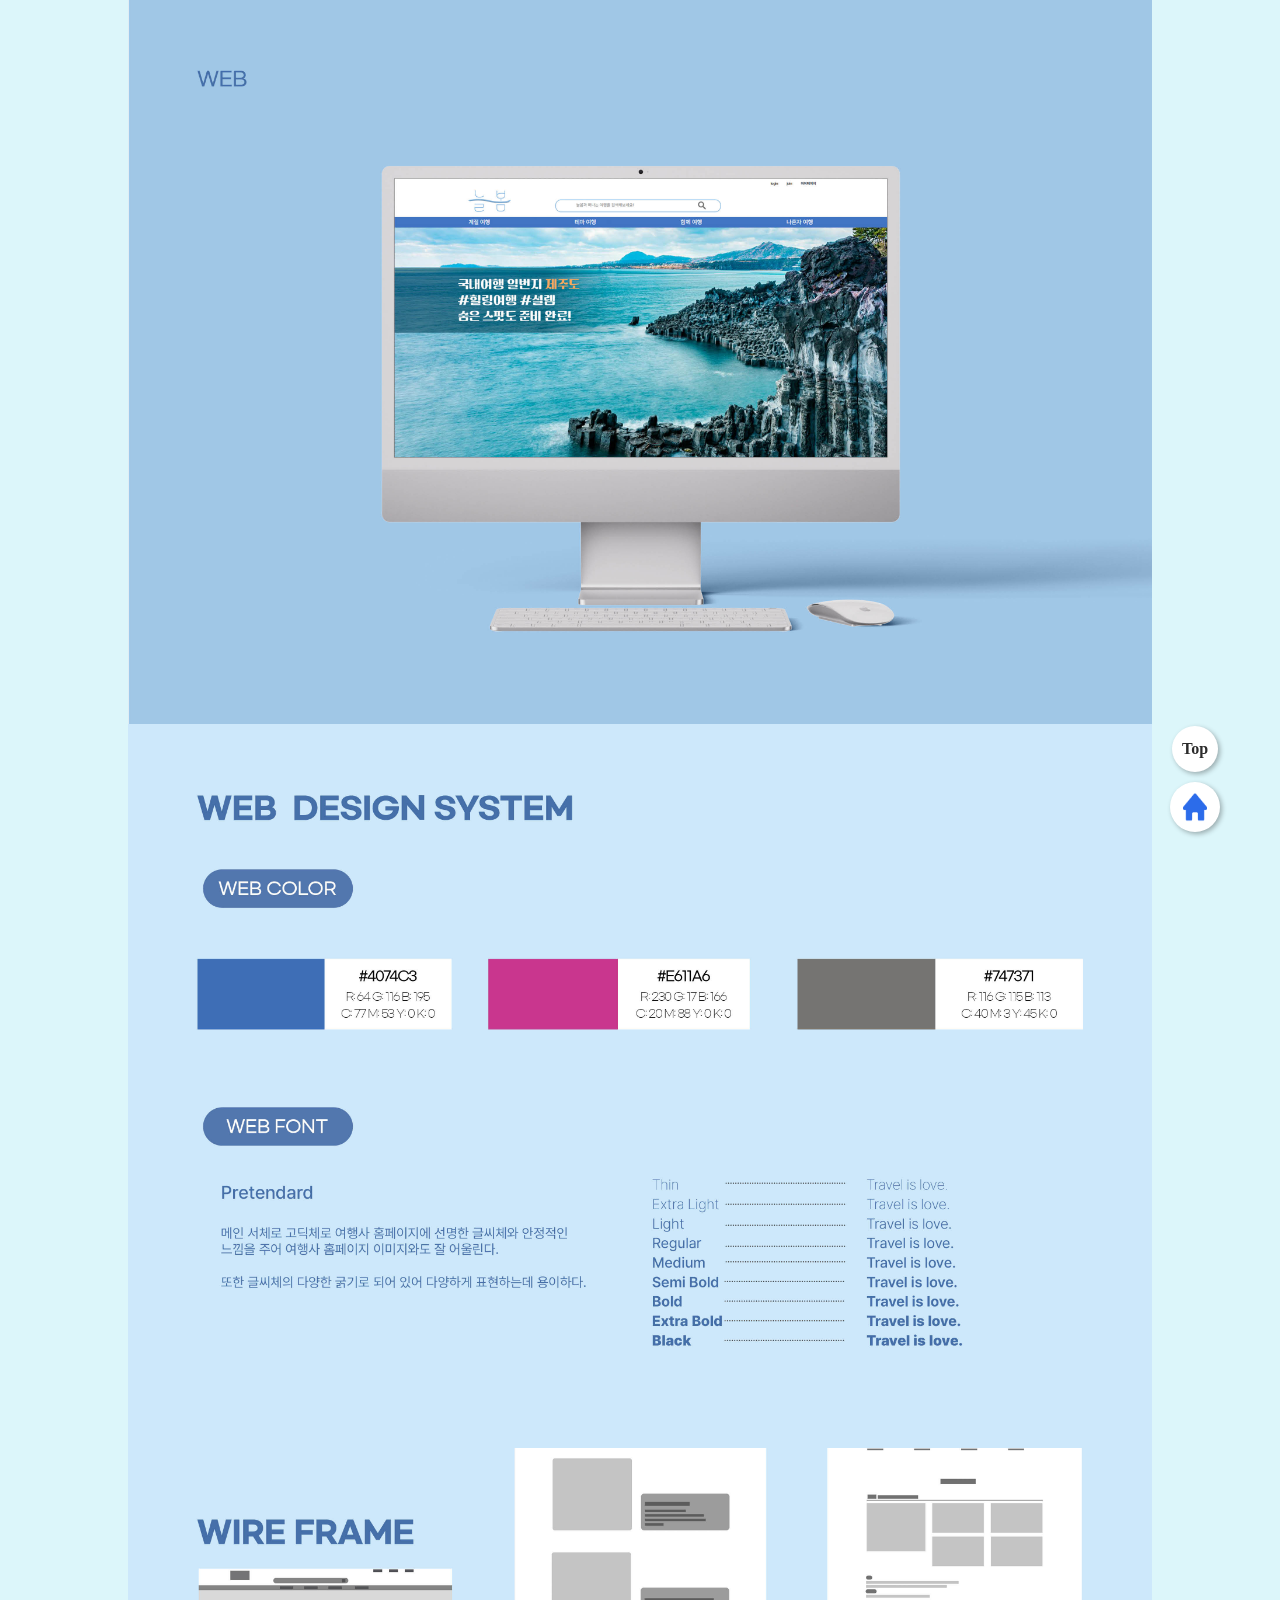
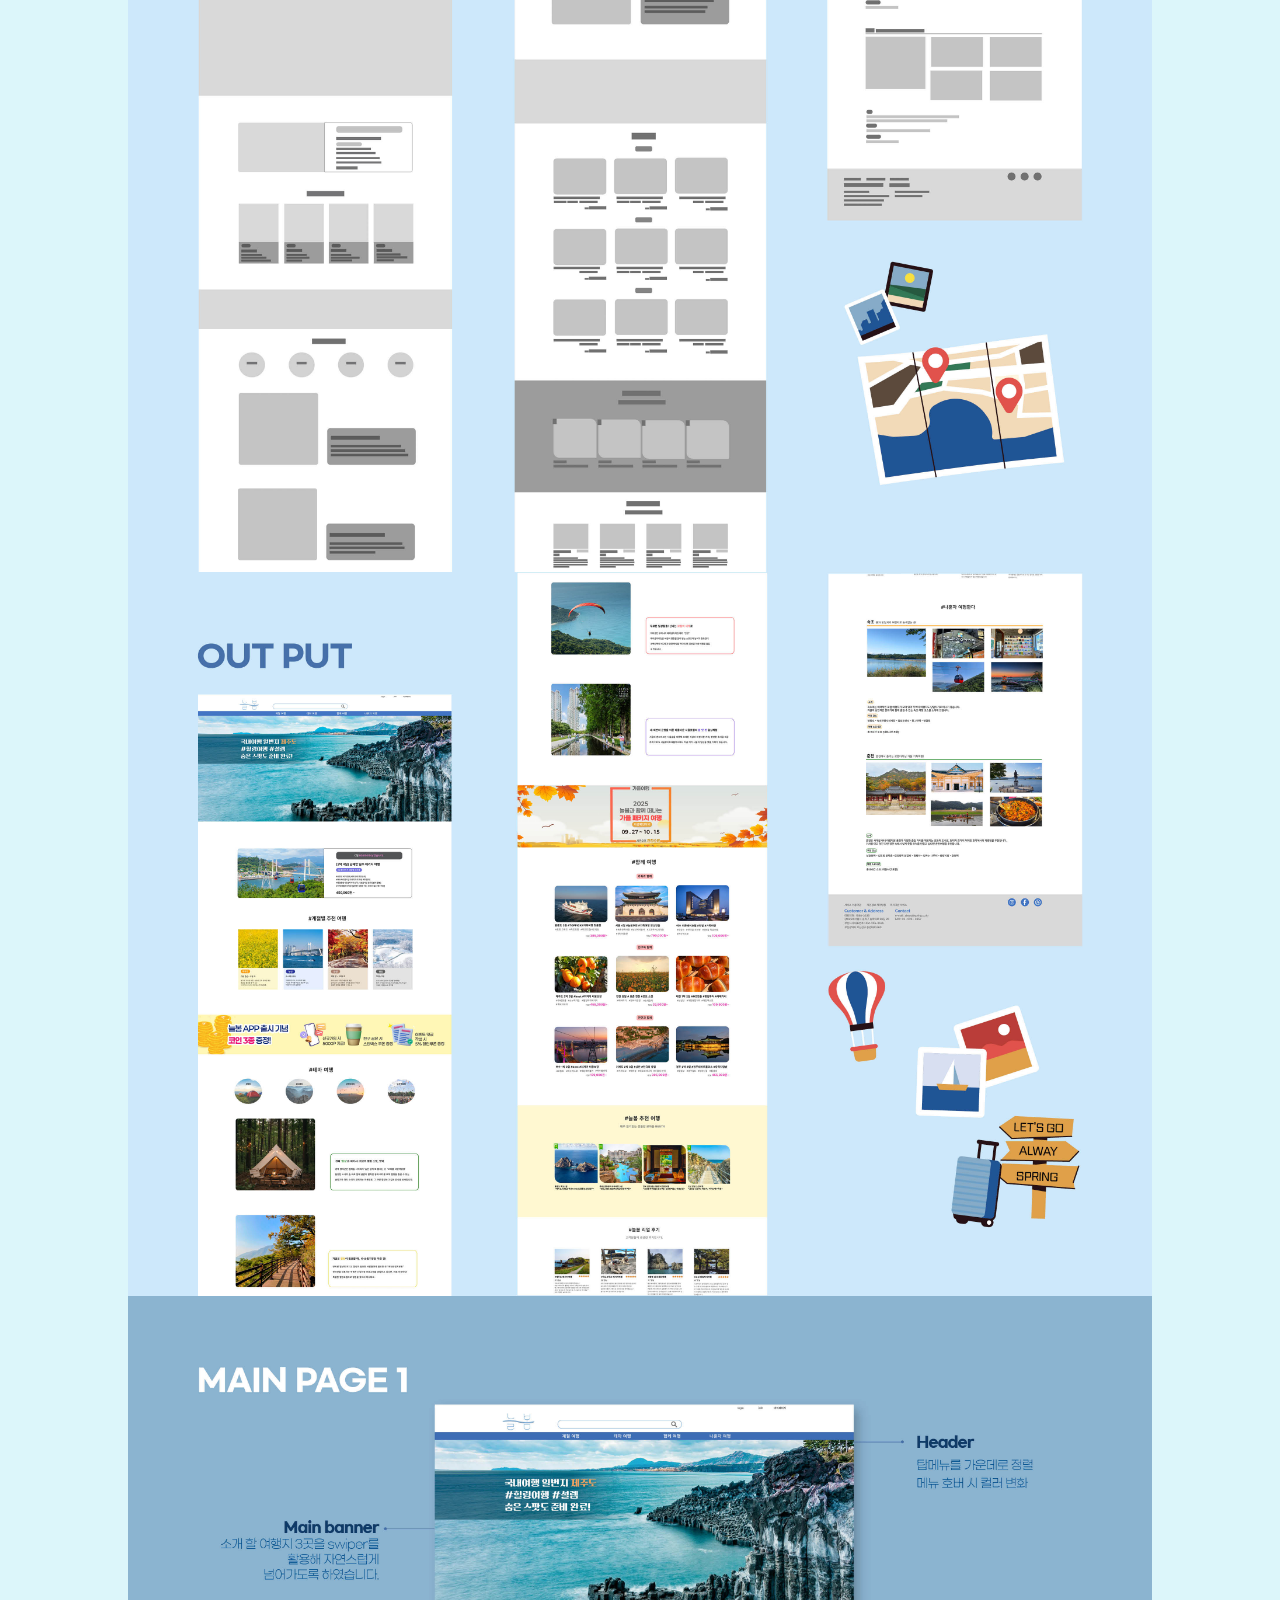
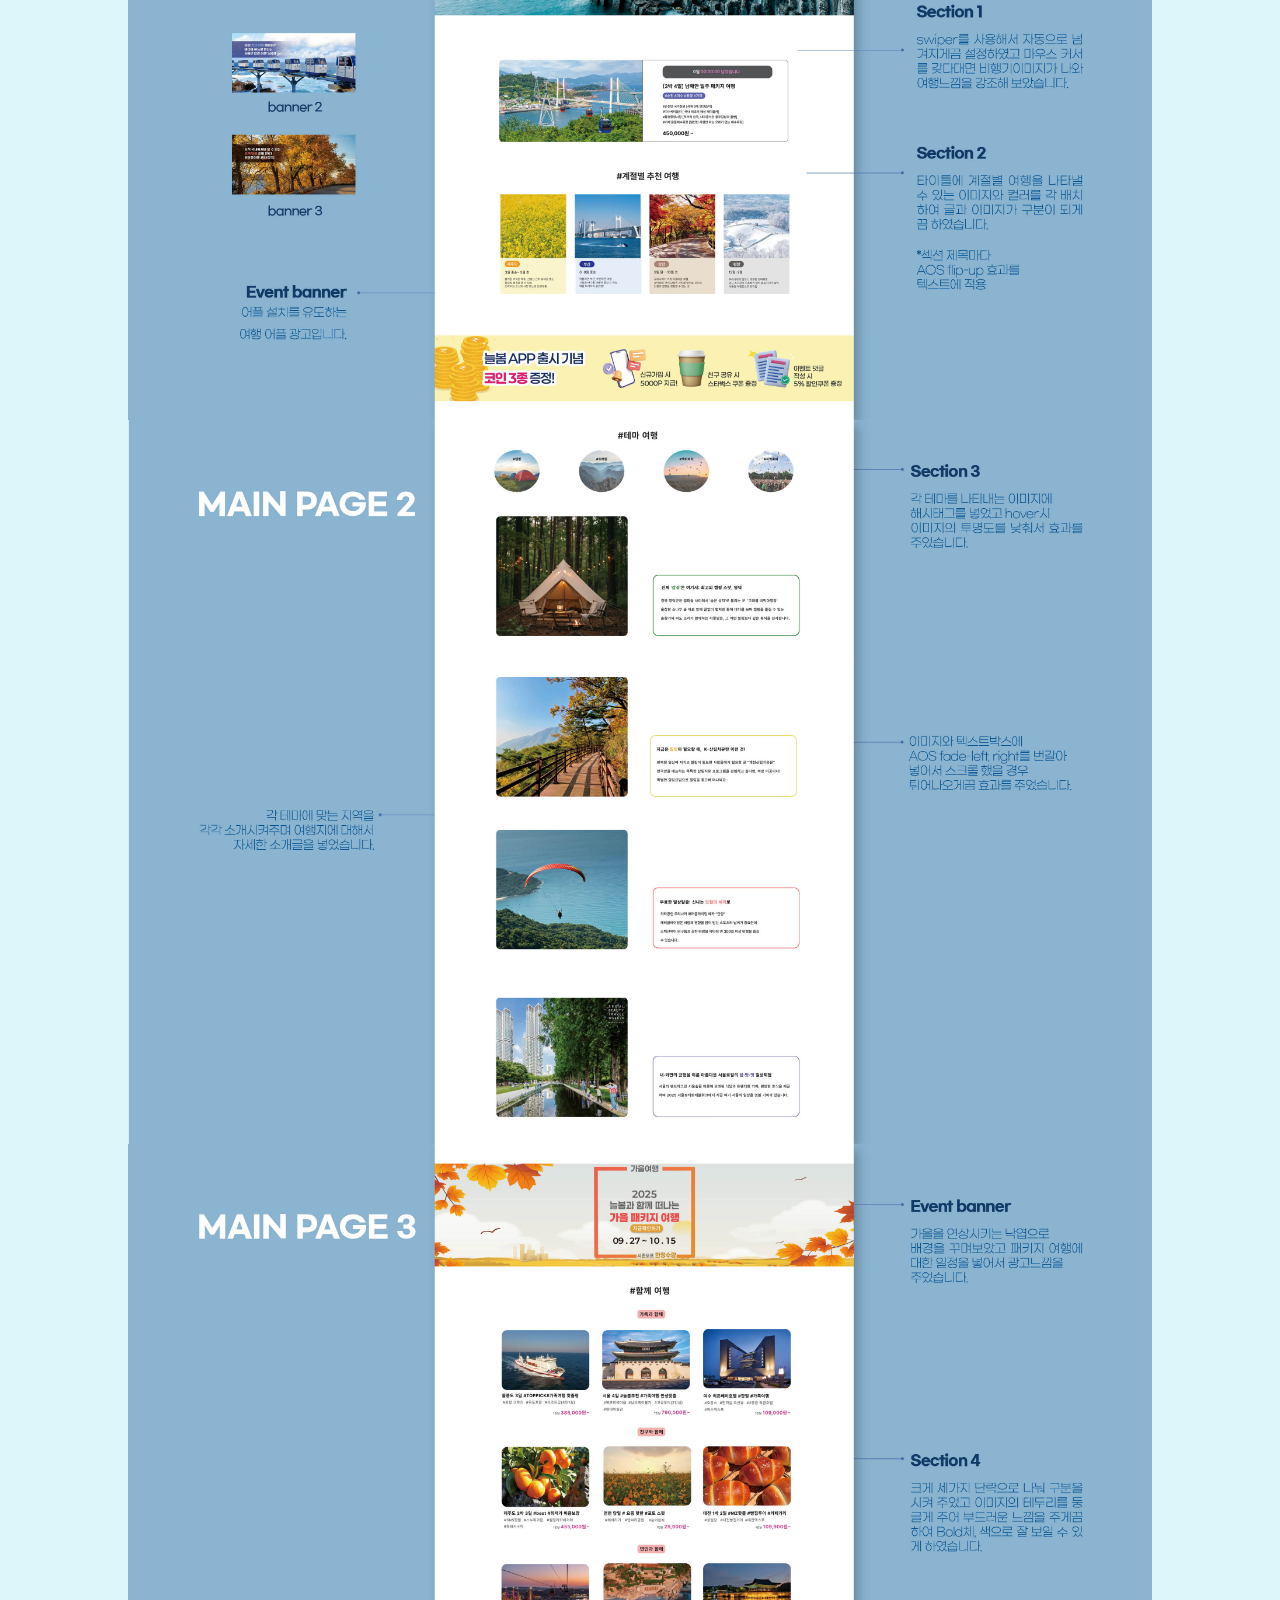
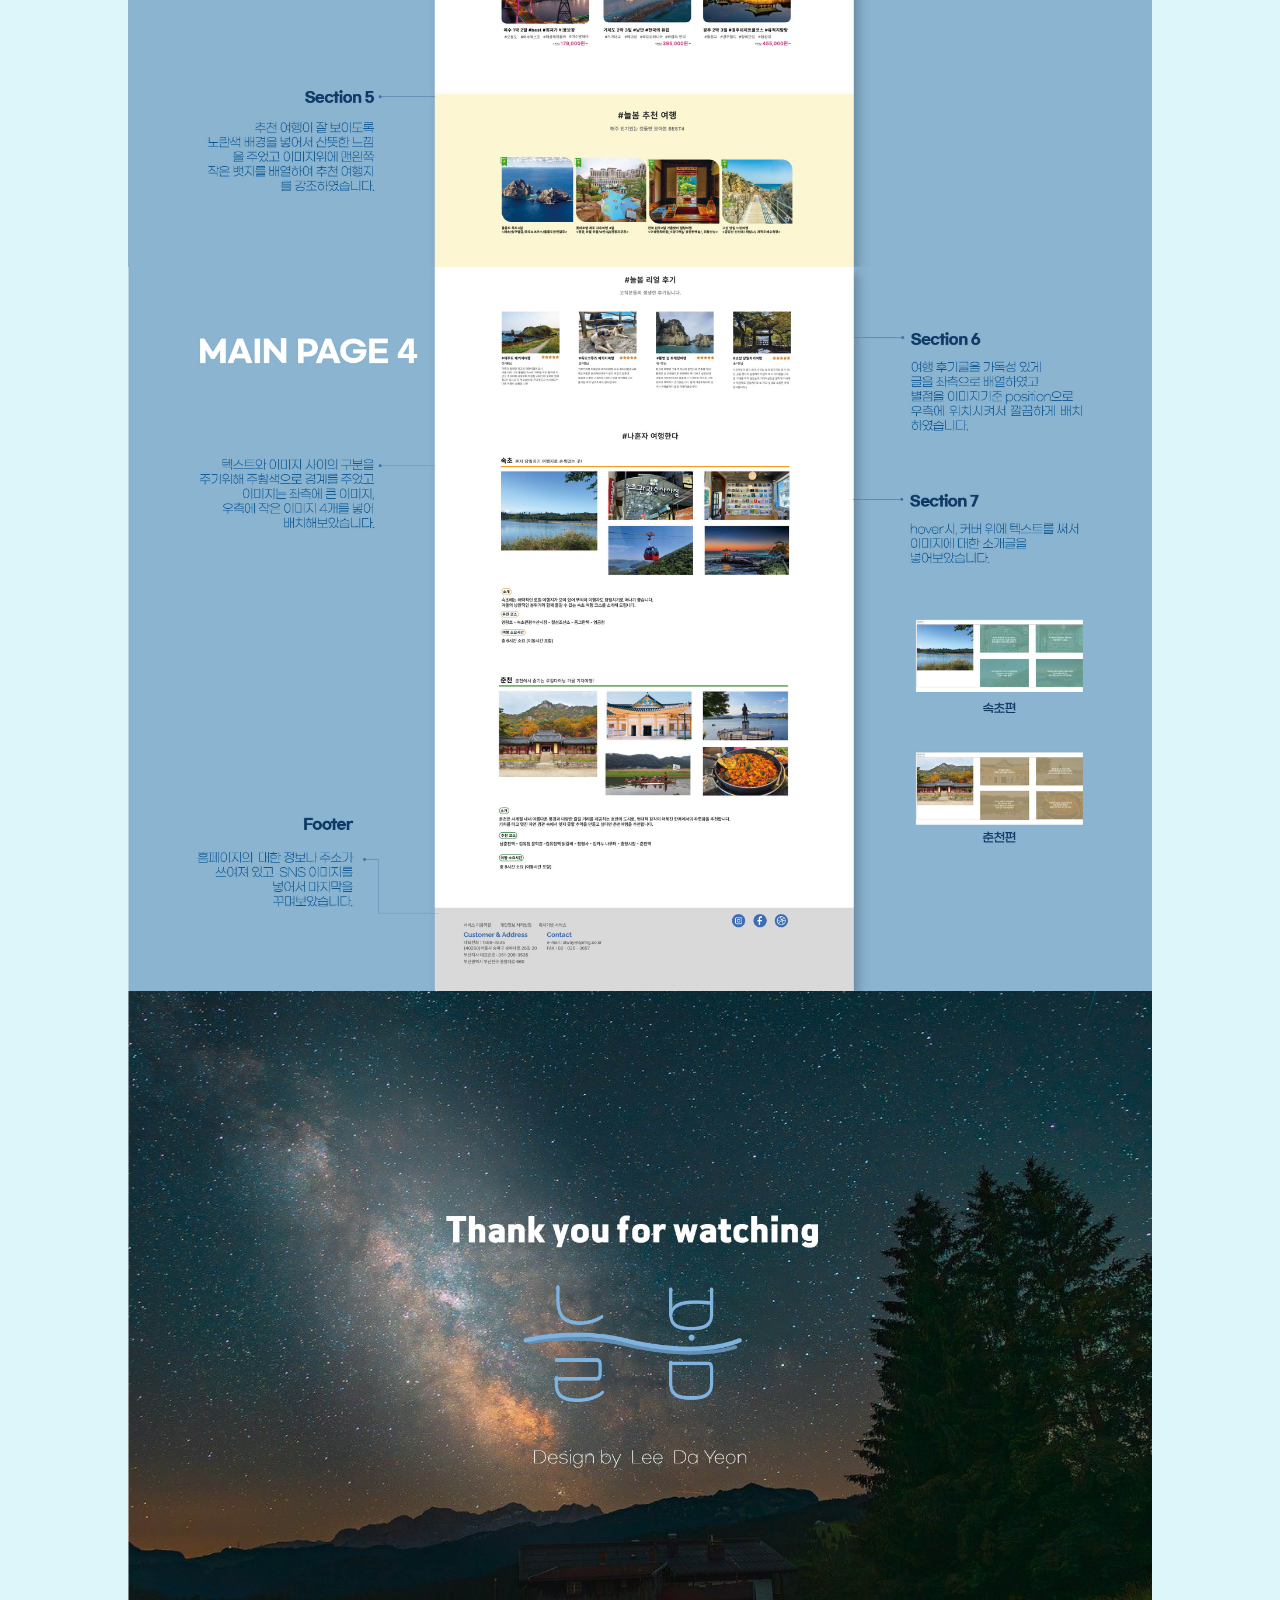
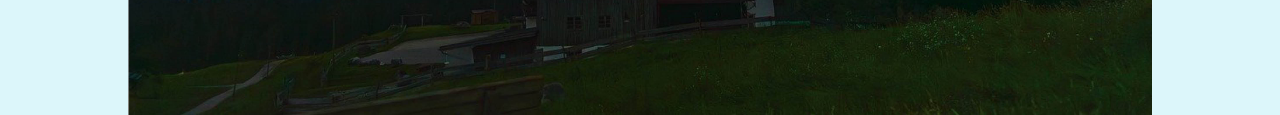
<file: guide/web.html>
<!DOCTYPE html>
<html lang="ko">
<head>
    <meta charset="UTF-8">
    <meta http-equiv="X-UA-Compatible" content="IE=edge">
    <meta name="viewport" content="width=device-width, initial-scale=1">
    <title>브랜드명</title>
    <link href="https://webfontworld.github.io/pretendard/Pretendard.css" rel="stylesheet">
    <link rel="stylesheet" href="./guide.css">
</head>
<body>
    <div class="brand1">
        <img src="./guide_img/22.jpg" alt="웹가이드 앞표지">
        <img src="./guide_img/23.jpg" alt="웹디자인 폰트, 컬러">
        <img src="./guide_img/24.jpg" alt="와이어프레임">
        <img src="./guide_img/25.jpg" alt="아웃풋">
        <img src="./guide_img/26.jpg" alt="웹페이지설명">
        <img src="./guide_img/27.jpg" alt="웹페이지설명">
        <img src="./guide_img/28.jpg" alt="웹페이지설명">
        <img src="./guide_img/29.jpg" alt="웹페이지설명">
        <img src="./guide_img/30.jpg" alt="웹 뒷표지">
   
        

        <!-- 버튼 -->
        <ul class="btn_1">
			<li><a href="#">Top</a></li>
			    <li> <a href="#"><img src="./guide_img/home.png" width="30px" height="30px" alt="home"></li> </a>
		</ul>
    </div>
</body>
</html>
</file>
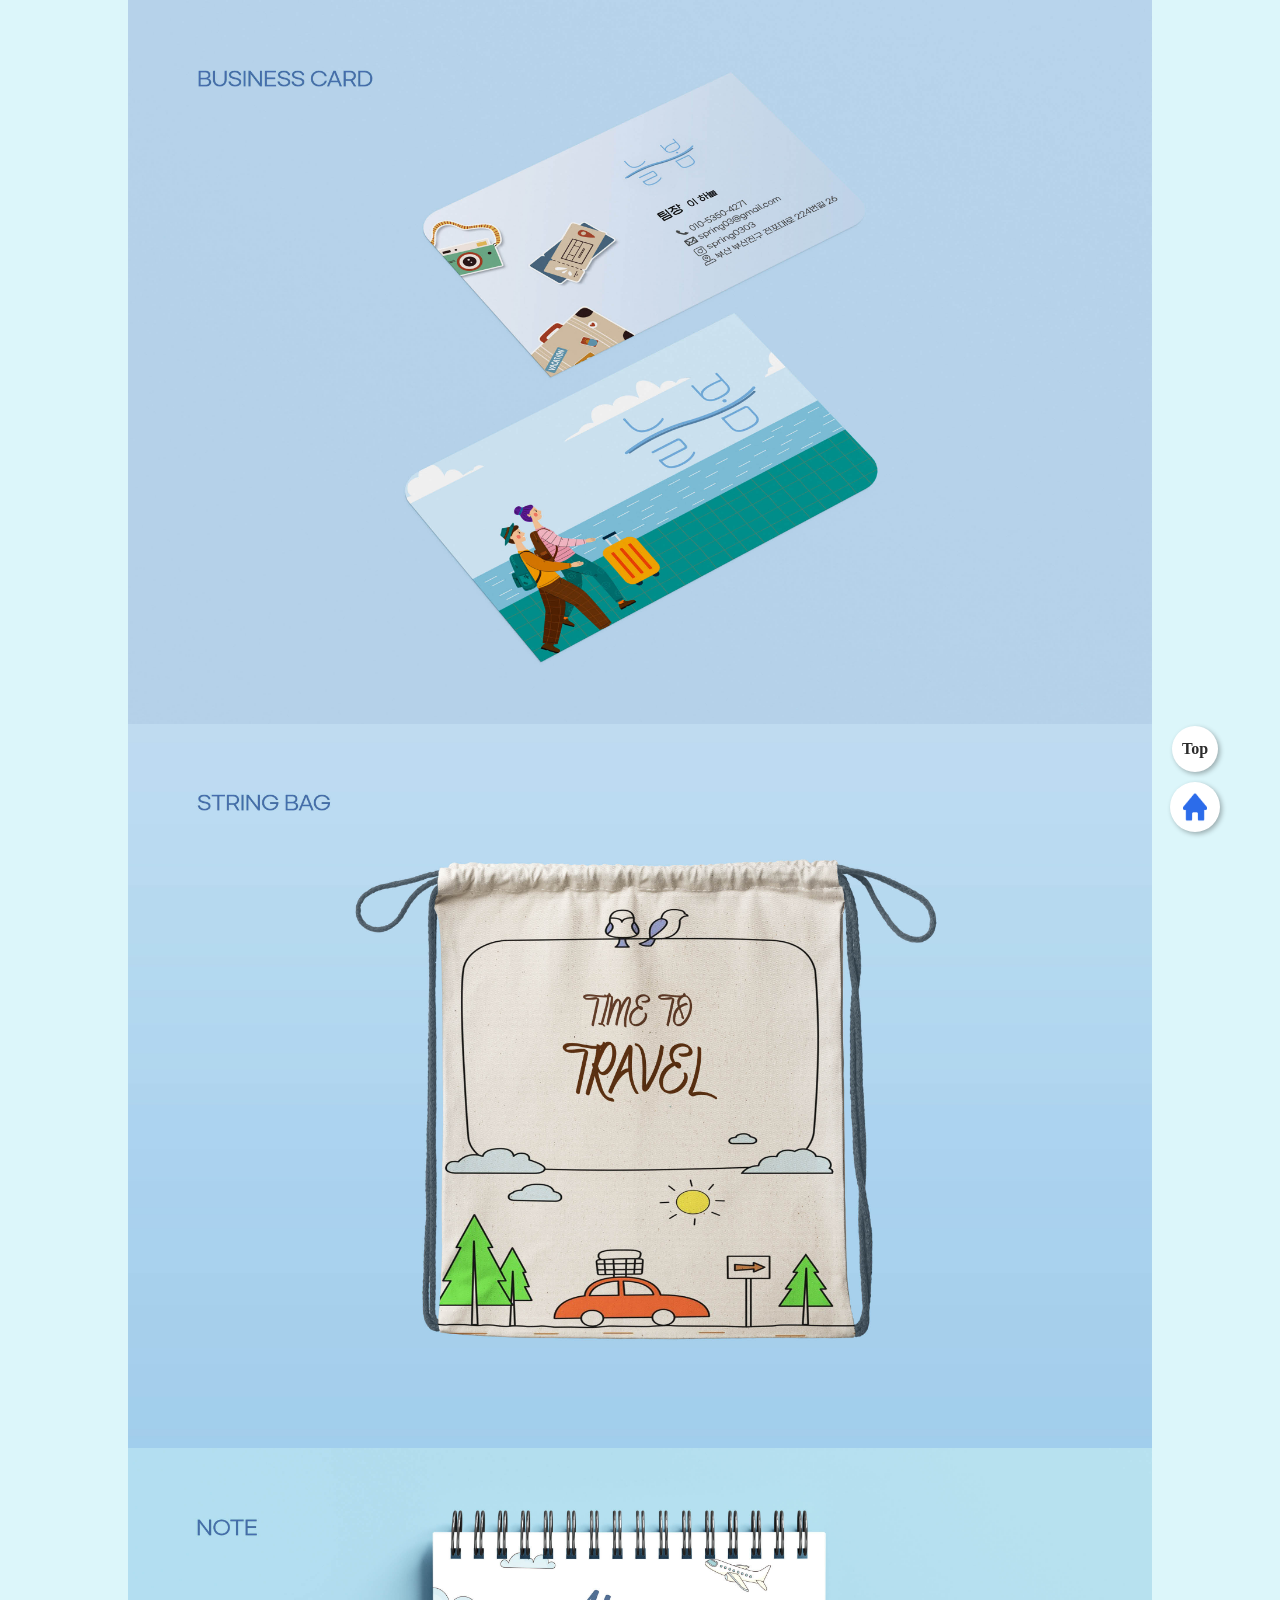
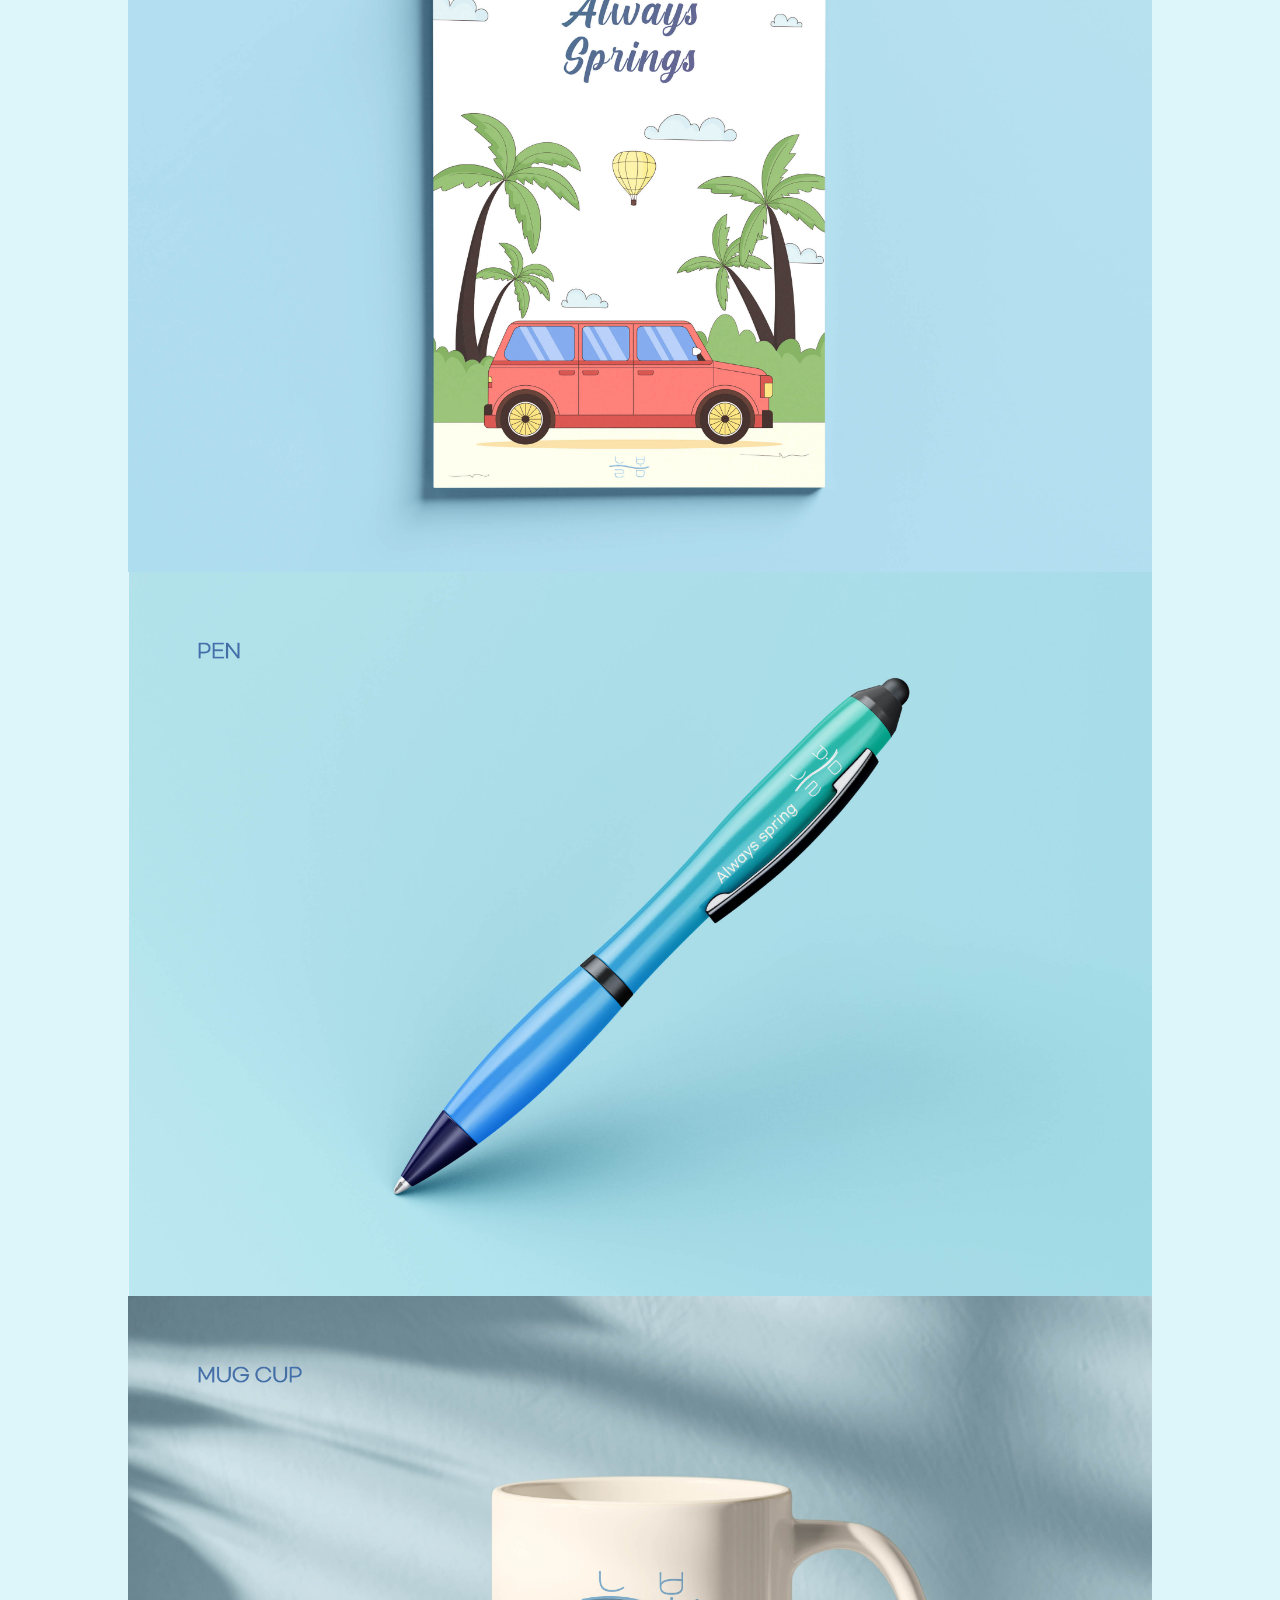
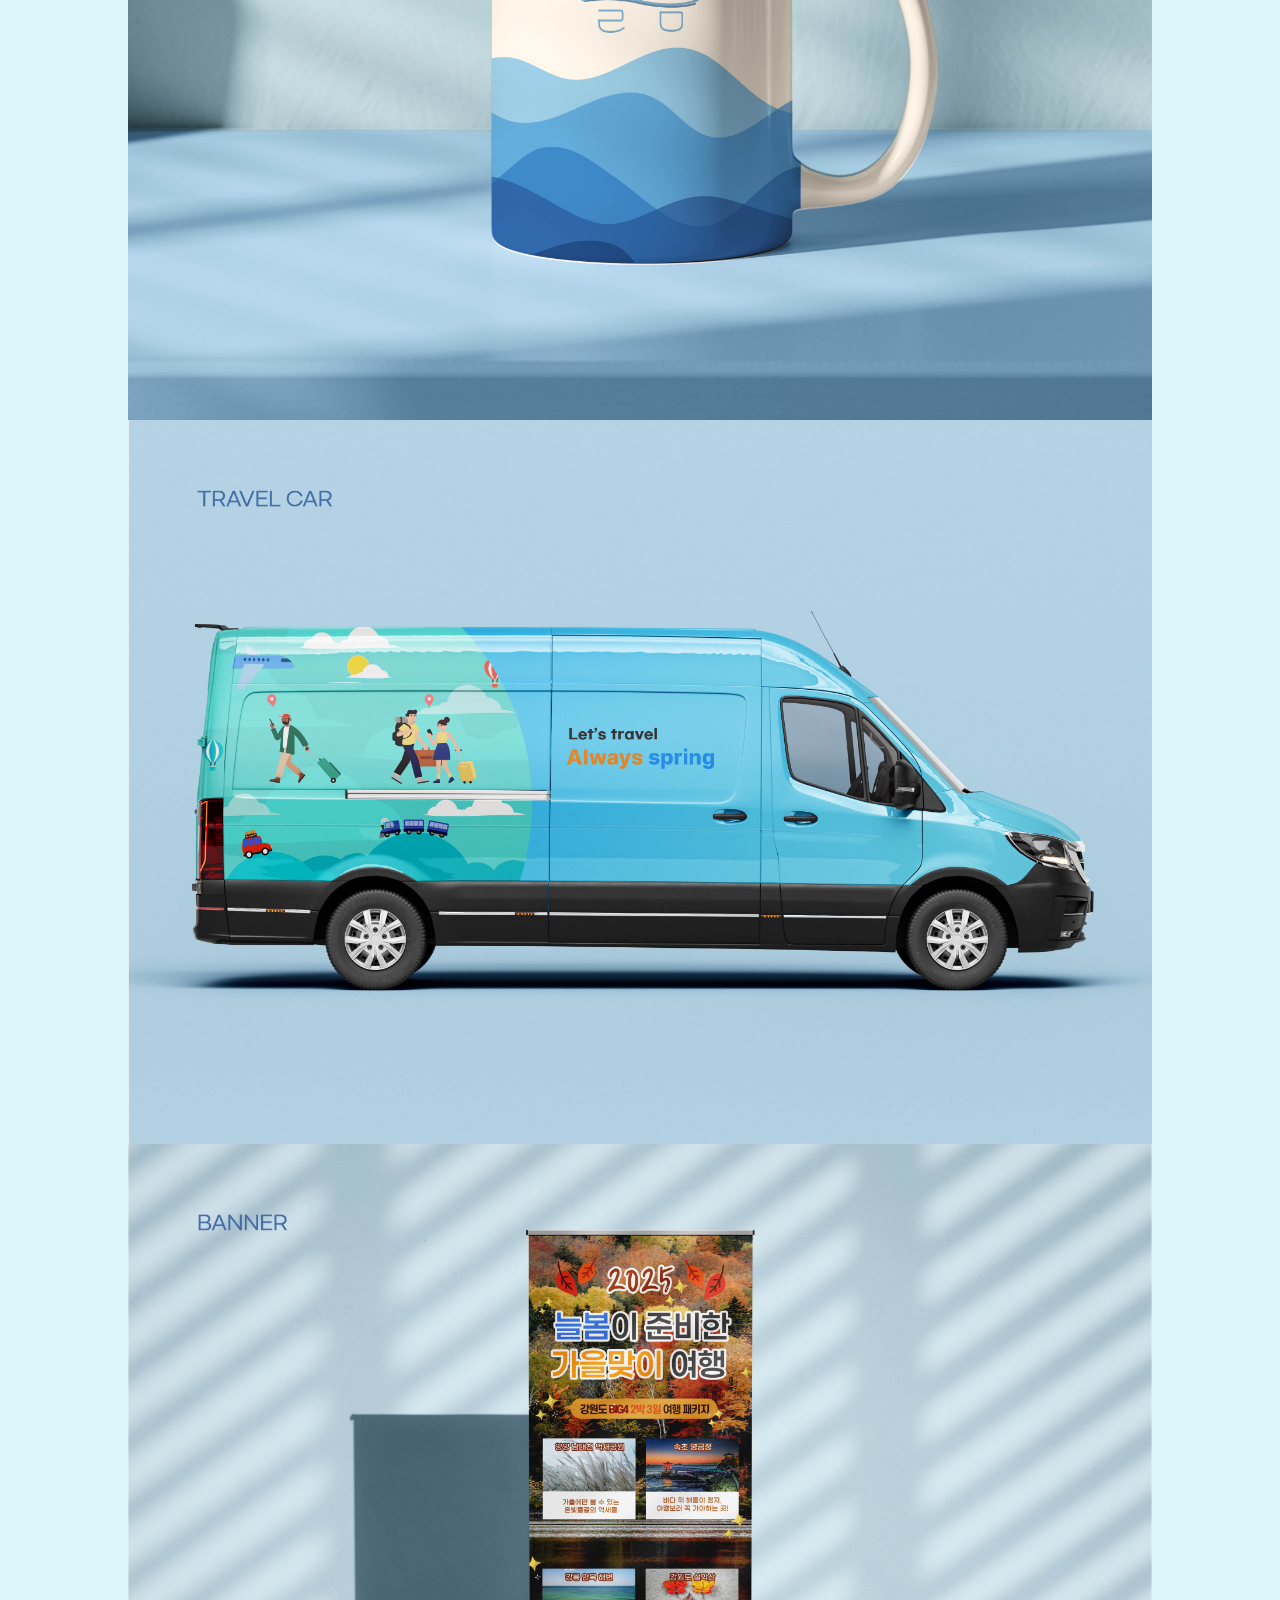
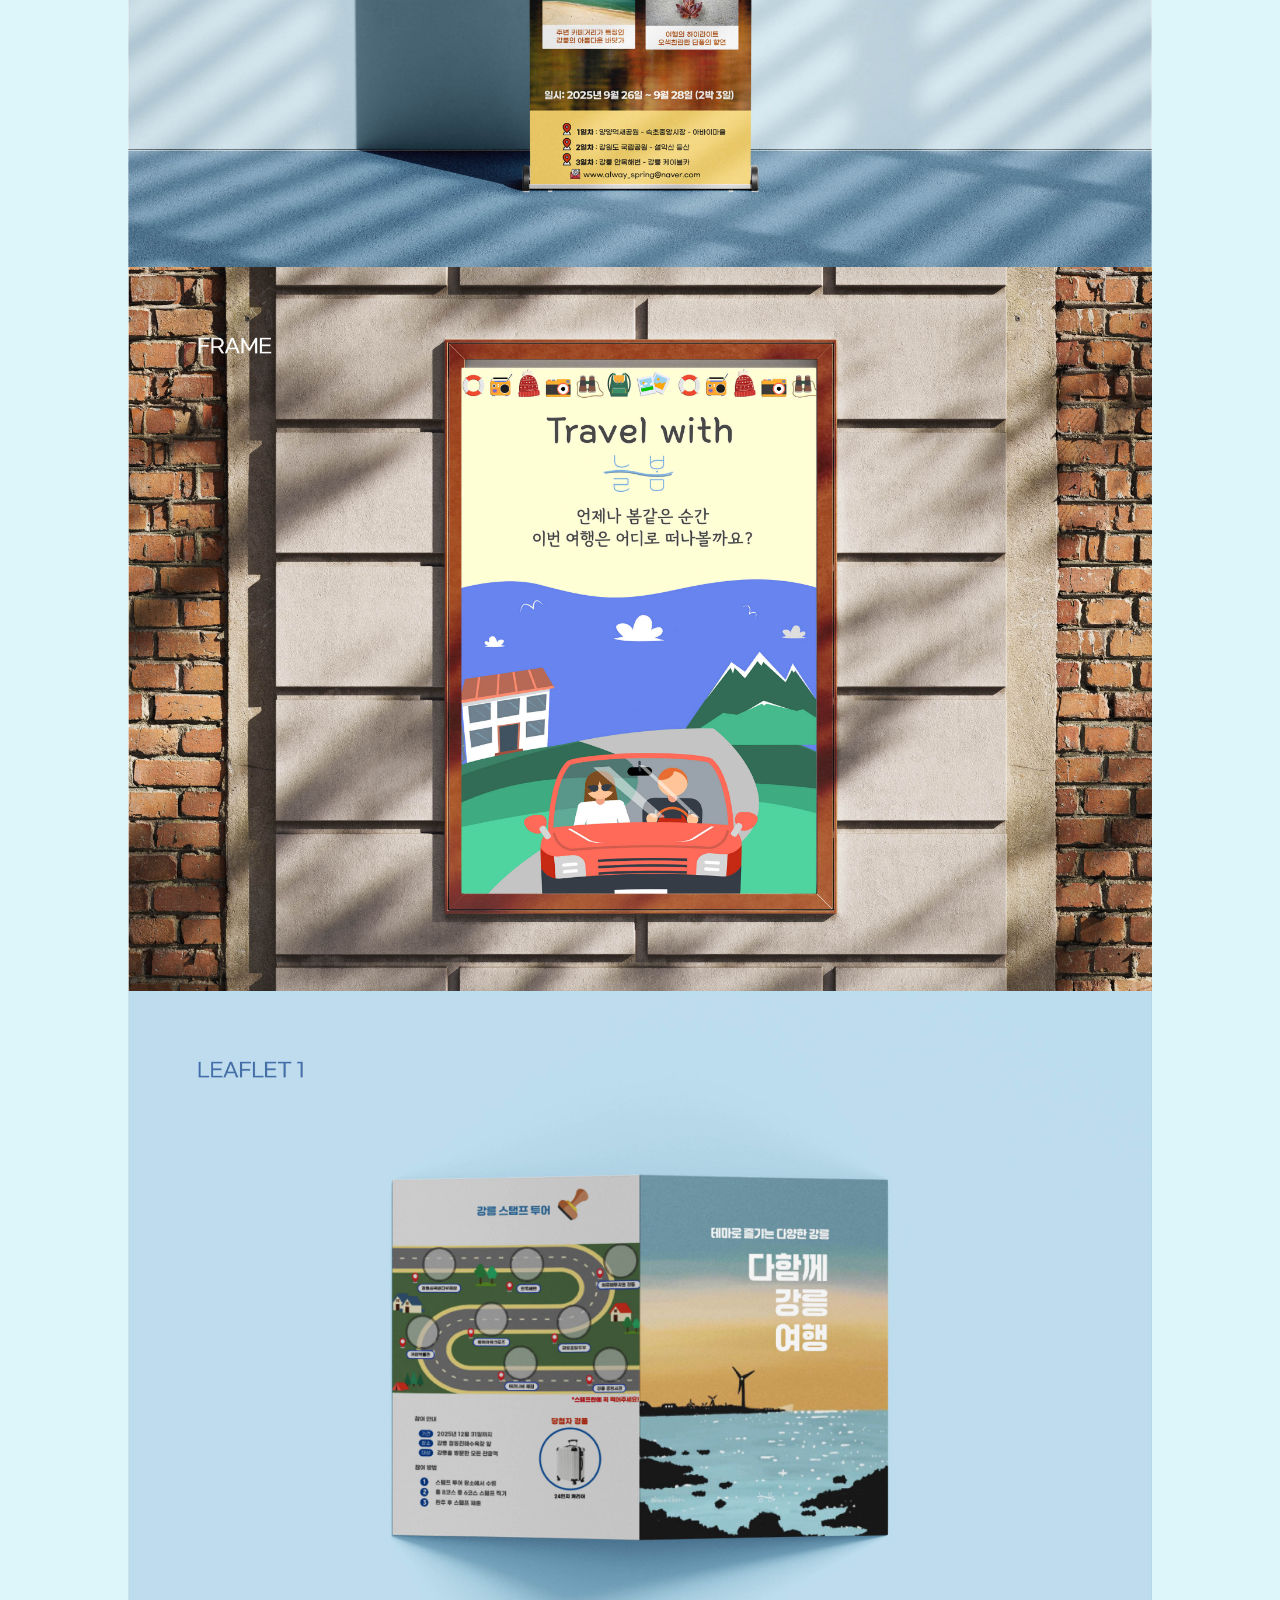
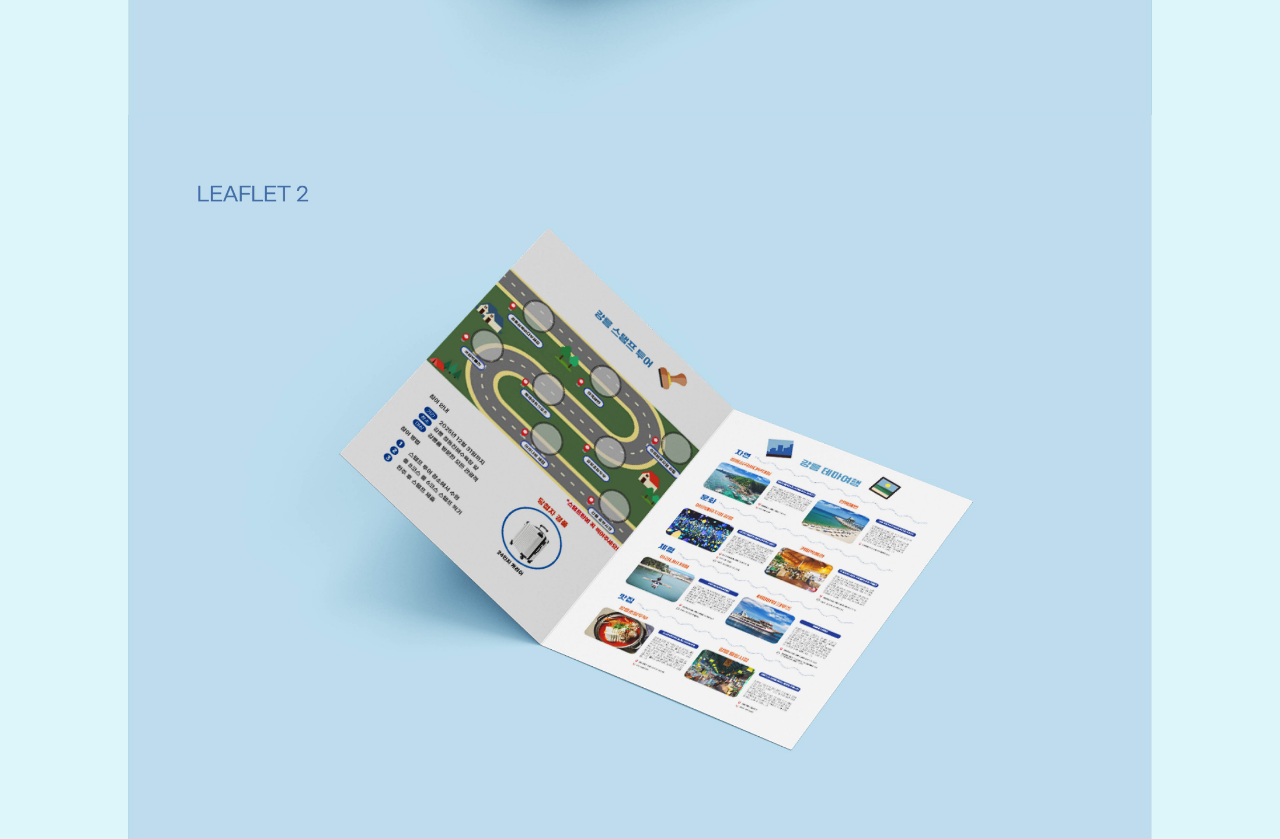
<file: guide/xd.html>
<!DOCTYPE html>
<html lang="ko">

<head>
    <meta charset="UTF-8">
    <meta http-equiv="X-UA-Compatible" content="IE=edge">
    <meta name="viewport" content="width=device-width, initial-scale=1">
    <title>브랜드명</title>
    <link href="https://webfontworld.github.io/pretendard/Pretendard.css" rel="stylesheet">
    <link rel="stylesheet" href="./guide.css">
</head>

<body>
    <div class="brand1">
        <img src="./guide_img/311.jpg" alt="웹가이드 앞표지">
        <img src="./guide_img/312.jpg" alt="웹디자인 폰트, 컬러">
        <img src="./guide_img/313.jpg" alt="와이어프레임">
        <img src="./guide_img/314.jpg" alt="아웃풋">
        <img src="./guide_img/315.jpg" alt="웹페이지설명">
        <img src="./guide_img/316.jpg" alt="웹페이지설명">
        <img src="./guide_img/317.jpg" alt="웹페이지설명">
        <img src="./guide_img/318.jpg" alt="웹페이지설명">
        <img src="./guide_img/319.jpg" alt="웹 뒷표지">
        <img src="./guide_img/320.jpg" alt="웹 뒷표지">



        <!-- 버튼 -->
        <ul class="btn_1">
            <li><a href="#">Top</a></li>
            <li> <a href="/index.html#section2">
                    <img src="./guide_img/home.png" width="30px" height="30px" alt="home"></li>
            </a>


        </ul>
    </div>
</body>

</html>
</file>
<file: guide/guide.css>
*{margin:0; padding:0;}
a{text-decoration:none;}
body{
    font-family: 'Pretendard';
    font-size: 16px;
    line-height: 26px;
}

/* 배경색상 */
.brand1{
    background-color: #dcf6fa;
}

/* 이미지 크기 */
img{
    width: 80%;
	max-width:1320px;
    display: block;
    margin: auto;
}

/* 버튼 */
.btn_1 {
	list-style: none;
	position: fixed;
	bottom: 50px;
	right: 50px;
	text-align: center;
	z-index: 99;
}

.btn_1 li {
	margin: 10px;
}

.btn_1 li a {
	display: inline-block;
	padding: 10px 10px;
	border-radius: 50px;
	box-shadow: 2px 2px 5px rgba(0, 0, 0, 0.3);
	background: #ffffff;
	color: #2c2c2c;
	font-weight: bold;
}

.btn_1 li a:hover{
	background-color: #a0d5f3;
	color: #fff;
}
</file>
